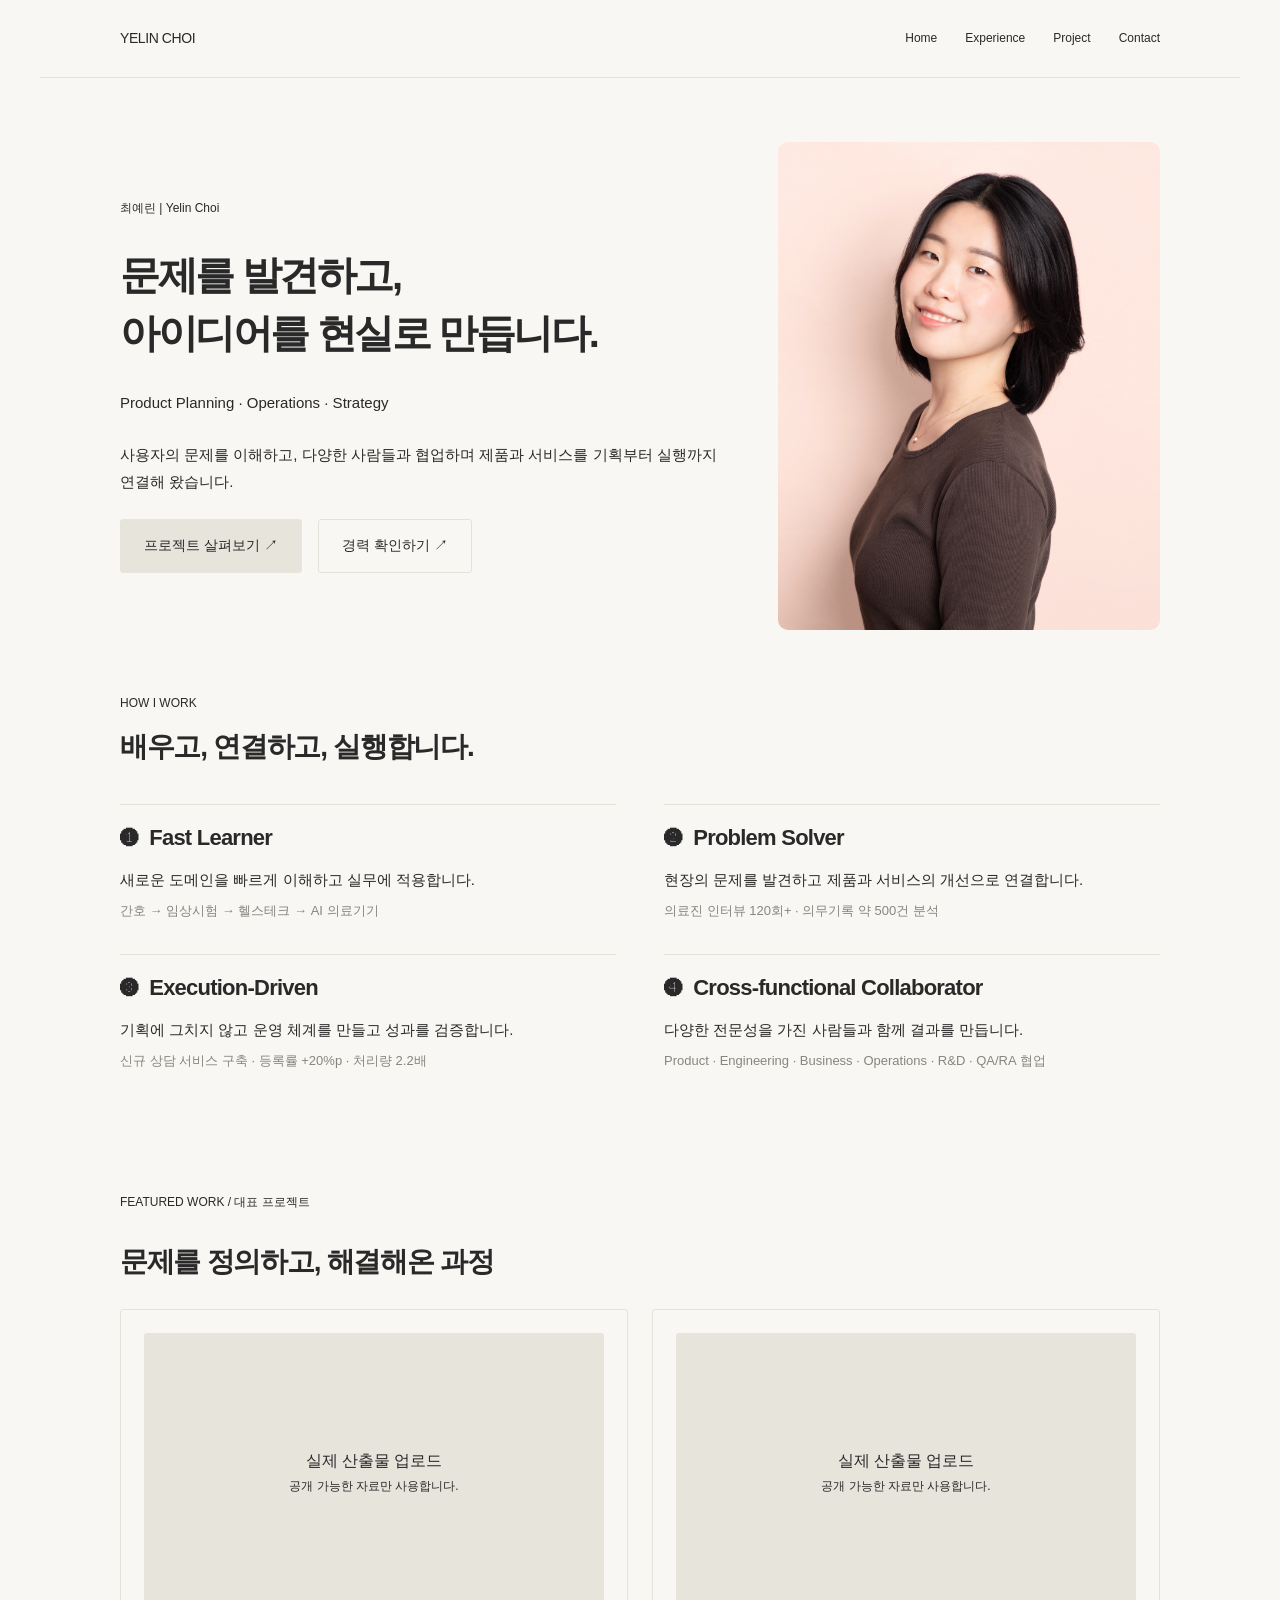
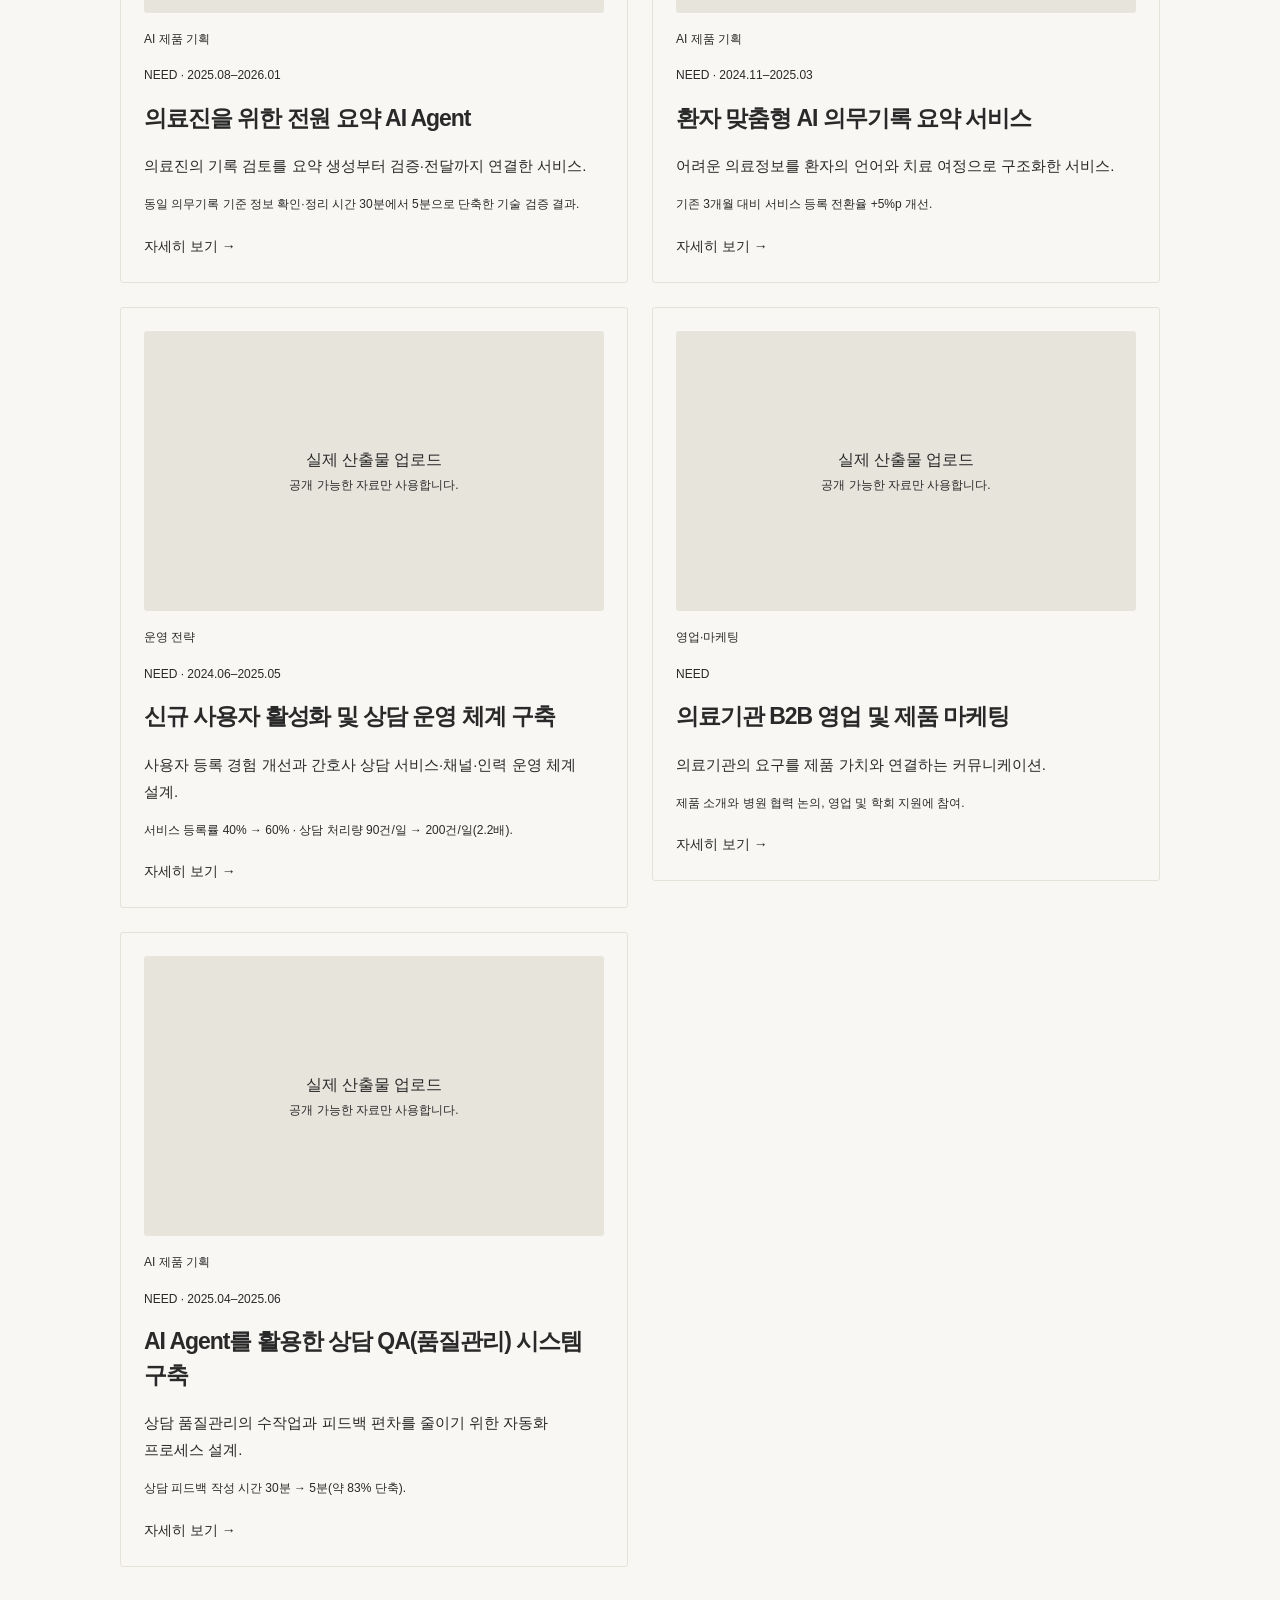
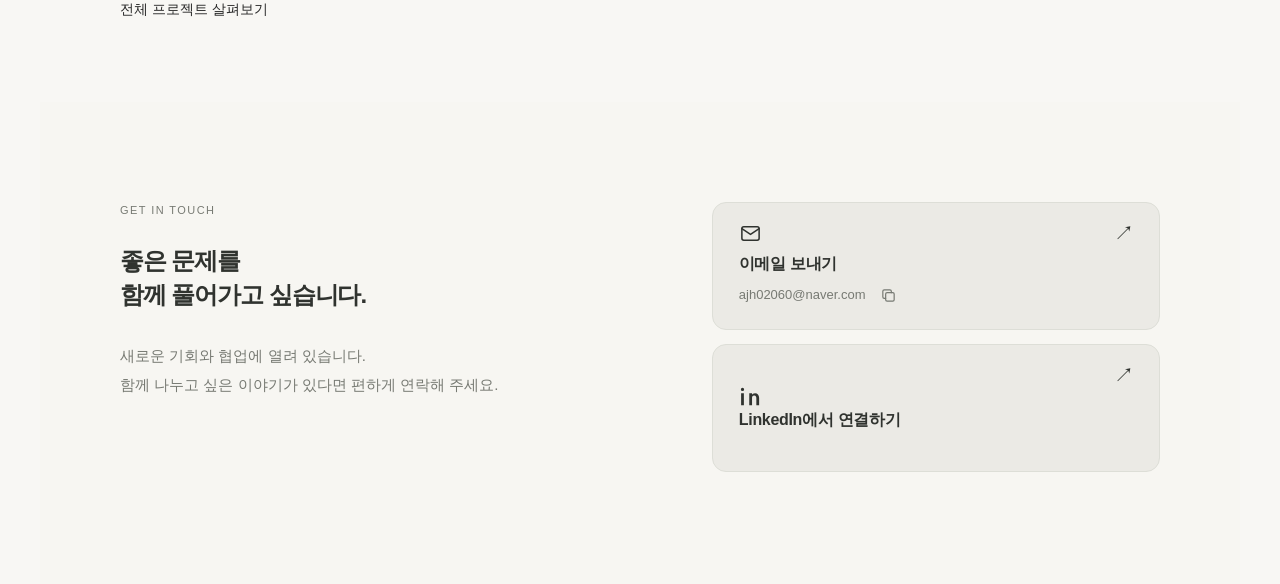
<file: index.html>
<!doctype html><html lang="ko"><head><meta charset="utf-8"><meta name="viewport" content="width=device-width, initial-scale=1"><title>Home | 최예린 · Yelin Choi</title><meta name="description" content="임상 현장에서 AI 제품 기획, 운영 전략, 비즈니스까지. 최예린의 프로젝트와 경력을 소개합니다."><meta name="theme-color" content="#f8f7f4"><link rel="icon" href="assets/favicon.svg" type="image/svg+xml"><link rel="stylesheet" href="style.css?v=how-i-work-heading-20261022b"><script defer src="projects.js"></script><script defer src="app.js"></script></head><body><header class="site-header"><a class="brand" href="index.html">YELIN CHOI</a><nav aria-label="주 메뉴"><a href="index.html">Home</a><a href="experience.html">Experience</a><a href="work.html">Project</a><a href="index.html#contact">Contact</a></nav></header><main><section class="hero"><div class="hero-copy"><p class="eyebrow">최예린 | Yelin Choi</p><h1>문제를 발견하고,<br>아이디어를 현실로 만듭니다.</h1><p class="intro">Product Planning · Operations · Strategy</p><p class="hero-description">사용자의 문제를 이해하고, 다양한 사람들과 협업하며 제품과 서비스를 기획부터 실행까지 연결해 왔습니다.</p><div class="actions"><a class="button primary" href="work.html">프로젝트 살펴보기 ↗</a><a class="button" href="experience.html">경력 확인하기 ↗</a></div></div><img class="portrait" src="assets/profile.png" alt="최예린 프로필 사진" width="1310" height="1652" fetchpriority="high"></section><section class="how-i-work" aria-labelledby="how-i-work-heading"><p class="eyebrow">HOW I WORK</p><h2 class="editorial-section-heading" id="how-i-work-heading">배우고, 연결하고, 실행합니다.</h2><div class="how-i-work-grid"><article class="how-i-work-item"><h3><span class="how-i-work-number" aria-hidden="true">❶</span> Fast Learner</h3><p>새로운 도메인을 빠르게 이해하고 실무에 적용합니다.</p><p class="how-i-work-evidence">간호 → 임상시험 → 헬스테크 → AI 의료기기</p></article><article class="how-i-work-item"><h3><span class="how-i-work-number" aria-hidden="true">❷</span> Problem Solver</h3><p>현장의 문제를 발견하고 제품과 서비스의 개선으로 연결합니다.</p><p class="how-i-work-evidence">의료진 인터뷰 120회+ · 의무기록 약 500건 분석</p></article><article class="how-i-work-item"><h3><span class="how-i-work-number" aria-hidden="true">❸</span> Execution-Driven</h3><p>기획에 그치지 않고 운영 체계를 만들고 성과를 검증합니다.</p><p class="how-i-work-evidence">신규 상담 서비스 구축 · 등록률 +20%p · 처리량 2.2배</p></article><article class="how-i-work-item"><h3><span class="how-i-work-number" aria-hidden="true">❹</span> Cross-functional Collaborator</h3><p>다양한 전문성을 가진 사람들과 함께 결과를 만듭니다.</p><p class="how-i-work-evidence">Product · Engineering · Business · Operations · R&amp;D · QA/RA 협업</p></article></div></section><section class="featured" id="work"><p class="eyebrow">FEATURED WORK / 대표 프로젝트</p><h2 class="editorial-section-heading">문제를 정의하고, 해결해온 과정</h2><div class="project-grid" id="project-grid"></div><a class="all-work" href="work.html">전체 프로젝트 살펴보기</a></section><section class="contact contact-redesign contact-cards" id="contact" aria-labelledby="contact-heading"><div class="contact-copy"><p class="contact-eyebrow">GET IN TOUCH</p><h2 id="contact-heading">좋은 문제를<br>함께 풀어가고 싶습니다.</h2><p class="contact-description">새로운 기회와 협업에 열려 있습니다.<br>함께 나누고 싶은 이야기가 있다면 편하게 연락해 주세요.</p></div><div class="contact-methods"><div class="contact-card contact-email-card"><button class="contact-card-link contact-card-copy-trigger" type="button" aria-label="이메일 주소 복사: ajh02060@naver.com"><span class="contact-card-icon" aria-hidden="true"><svg viewBox="0 0 24 24" fill="none" stroke="currentColor" stroke-width="1.6" stroke-linecap="round" stroke-linejoin="round"><rect x="3" y="5" width="18" height="14" rx="2"/><path d="m3 7 9 6 9-6"/></svg></span><span class="contact-card-title">이메일 보내기</span><span class="contact-card-arrow" aria-hidden="true">↗</span></button><div class="contact-email-detail"><span class="contact-email-text">ajh02060@naver.com</span><button id="copy-email" class="contact-copy-button" type="button" aria-label="이메일 주소 복사" title="이메일 주소 복사"><svg viewBox="0 0 24 24" fill="none" stroke="currentColor" stroke-width="1.7" stroke-linecap="round" stroke-linejoin="round" aria-hidden="true"><rect x="8" y="8" width="12" height="12" rx="2"/><path d="M16 8V6a2 2 0 0 0-2-2H6a2 2 0 0 0-2 2v8a2 2 0 0 0 2 2h2"/></svg></button></div></div><a class="contact-card contact-linkedin-card" href="https://www.linkedin.com/in/yelinchoi1/" target="_blank" rel="noopener noreferrer"><span class="contact-card-icon" aria-hidden="true"><svg viewBox="0 0 24 24" fill="currentColor"><path d="M5.1 8.6H2.2V21h2.9V8.6ZM3.65 2.9a1.7 1.7 0 1 0 0 3.4 1.7 1.7 0 0 0 0-3.4ZM21 13.4c0-3.3-1.8-4.9-4.2-4.9-1.9 0-2.7 1-3.2 1.7V8.6h-2.9V21h2.9v-6.9c0-1.8.4-3.1 2.3-3.1 1.8 0 2.2 1.4 2.2 3.2V21H21v-7.6Z"/></svg></span><span class="contact-card-title">LinkedIn에서 연결하기</span><span class="contact-card-arrow" aria-hidden="true">↗</span></a></div><div class="contact-toast" id="copy-status" role="status" aria-live="polite" aria-atomic="true"></div></section></main></body></html>
</file>
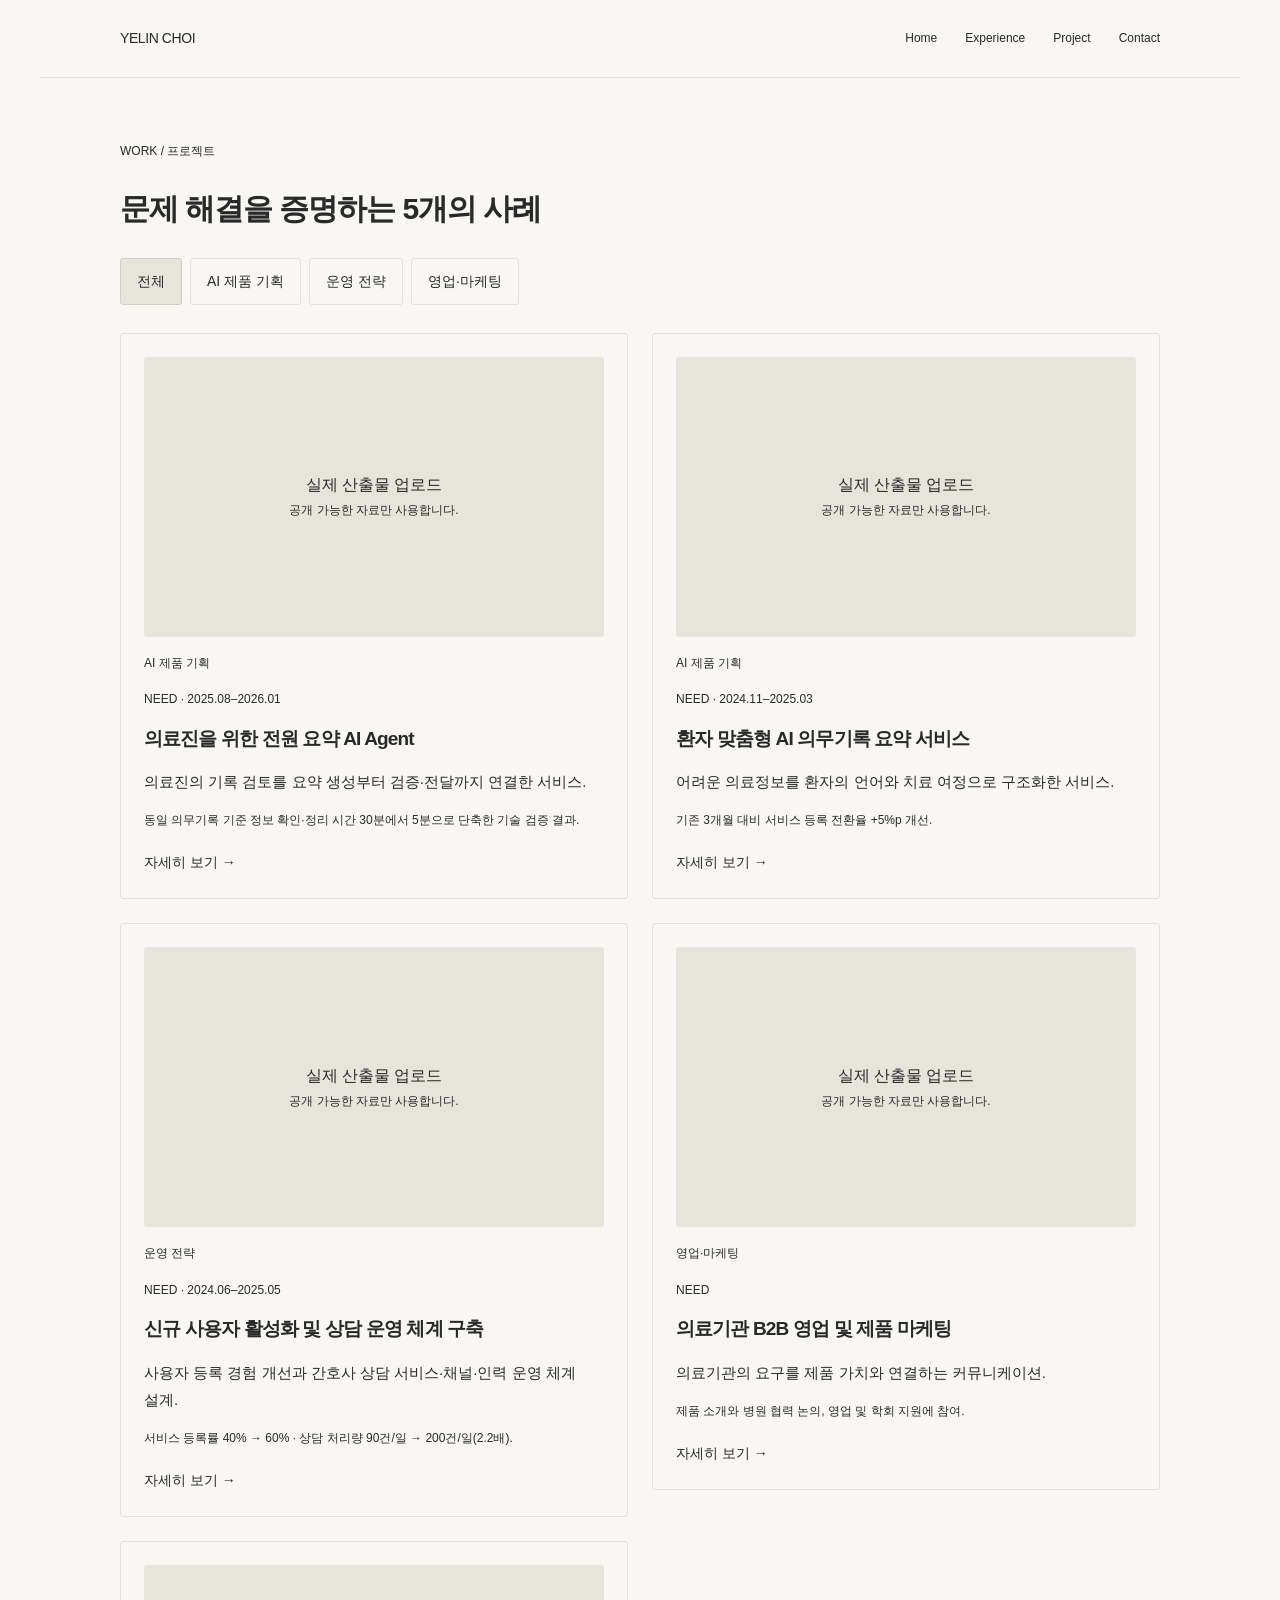
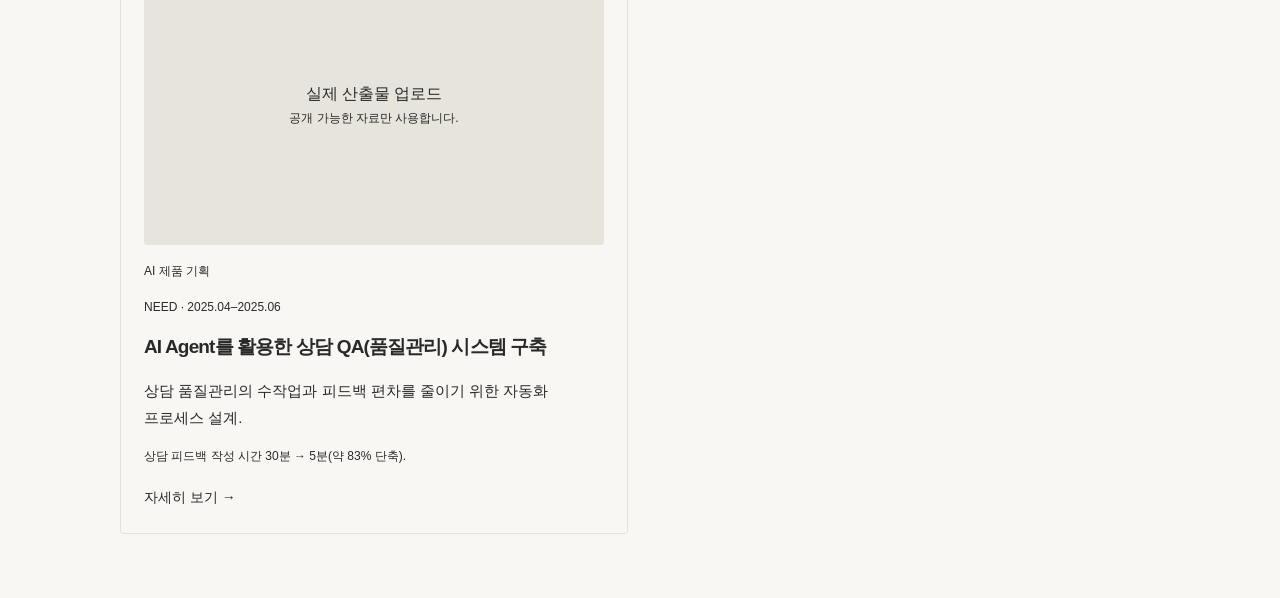
<file: work.html>
<!doctype html><html lang="ko"><head><meta charset="utf-8"><meta name="viewport" content="width=device-width, initial-scale=1"><title>Work | 최예린 · Yelin Choi</title><meta name="description" content="임상 현장에서 AI 제품 기획, 운영 전략, 비즈니스까지. 최예린의 프로젝트와 경력을 소개합니다."><meta name="theme-color" content="#f8f7f4"><link rel="icon" href="assets/favicon.svg" type="image/svg+xml"><link rel="stylesheet" href="style.css"><script defer src="projects.js"></script><script defer src="app.js"></script></head><body><header class="site-header"><a class="brand" href="index.html">YELIN CHOI</a><nav aria-label="주 메뉴"><a href="index.html">Home</a><a href="experience.html">Experience</a><a href="work.html">Project</a><a href="index.html#contact">Contact</a></nav></header><main><section class="work-page"><p class="eyebrow">WORK / 프로젝트</p><h1 class="page-title">문제 해결을 증명하는 5개의 사례</h1><div class="filters" role="group" aria-label="프로젝트 분야"></div><p class="sr-only" role="status" id="filter-status"></p><div class="project-grid" id="project-grid"></div></section></main></body></html>
</file>
<file: style.css>
:root{--paper:#f8f7f4;--ink:#292929;--line:#e6e2da;--muted:#e7e4dc}*{box-sizing:border-box}html{scroll-behavior:smooth;scroll-padding-top:32px}body{margin:0;background:var(--paper);color:var(--ink);font-family:'Apple SD Gothic Neo',Arial,'Malgun Gothic',sans-serif;font-size:15px;line-height:1.8;word-break:keep-all;overflow-wrap:break-word}a{color:inherit;text-decoration:none}button{font:inherit;color:inherit}a,button{-webkit-tap-highlight-color:transparent}a:focus-visible,button:focus-visible{outline:2px solid #777e6d;outline-offset:5px}h1,h2,h3,h4,p{margin:0}h1,h2,h3,h4{line-height:1.45;letter-spacing:-.045em}h1{font-size:40px;font-weight:700}h2{font-size:28px}h3{font-size:21px}.site-header{max-width:1200px;margin:auto;min-height:78px;padding:24px 40px;display:flex;align-items:center;justify-content:space-between;border-bottom:1px solid var(--line)}.brand{font-size:14px;letter-spacing:-.03em}.site-header nav{display:flex;gap:28px;font-size:12px}.site-header nav a:hover,.text-link:hover,.all-work:hover{text-decoration:underline;text-underline-offset:5px}main{max-width:1200px;margin:auto;padding:64px 80px 0}.hero{display:grid;grid-template-columns:minmax(0,1fr) 382px;gap:48px;align-items:center}.hero-copy .eyebrow{margin-bottom:27px}.eyebrow{font-size:12px;line-height:1.6}.hero-copy .intro{margin-top:27px;margin-bottom:25px}.hero-copy>p:not(.eyebrow){font-size:15px}.actions{display:flex;gap:16px;align-items:center;flex-wrap:wrap;margin-top:24px}.button{display:inline-flex;justify-content:center;align-items:center;min-height:54px;padding:13px 23px;border:1px solid var(--line);border-radius:3px;background:transparent;font-size:14px;cursor:pointer;line-height:1.6;transition:background .18s,border-color .18s}.button.primary{background:var(--muted);border-color:var(--muted)}.button:hover{background:#dedbd3;border-color:#d5d0c5}.portrait{width:100%;height:auto;aspect-ratio:382/488;object-fit:cover;border-radius:10px;display:block}.metrics{display:grid;grid-template-columns:repeat(4,minmax(0,1fr));gap:54px 24px;margin-top:40px}.metric{border-top:1px solid var(--line);padding-top:17px;min-height:100px}.metric strong{font-size:32px;letter-spacing:-.04em;line-height:1.4;display:block}.metric p{font-size:12px;margin-top:7px}.metric.secondary{min-height:80px;padding-top:20px}.metric.secondary strong{font-size:16px;font-weight:400;letter-spacing:0}.disclaimer{font-size:12px;margin-top:54px}.featured{margin-top:64px}.featured h2{margin:30px 0 26px}.project-grid{display:grid;grid-template-columns:repeat(2,minmax(0,1fr));gap:24px;align-items:start}.project-card{border:1px solid var(--line);border-radius:3px;padding:23px;transition:border-color .18s}.project-card:hover{border-color:#b8b4ab}.project-visual{background:var(--muted);border-radius:3px;aspect-ratio:460/280;display:flex;flex-direction:column;align-items:center;justify-content:center;text-align:center;margin-bottom:16px;font-size:16px}.project-visual small{font-size:12px;line-height:1.8}.project-card .category,.project-card .period{font-size:12px;margin-bottom:15px}.project-card h3{font-size:23px;margin-bottom:17px}.project-card .description{font-size:15px;margin-bottom:15px}.project-card .result{font-size:12px;margin-bottom:16px}.detail-link{font-size:14px;display:inline-flex;gap:10px;align-items:center}.detail-link:hover{text-decoration:underline;text-underline-offset:4px}.all-work{display:inline-block;margin-top:30px;font-size:14px}.contact{margin:64px -40px 0;padding:60px 0}.contact h2{margin-bottom:25px}.contact>p{font-size:15px}.contact .actions{margin-top:25px}.email{display:block;font-size:14px;margin:24px 0}.contact #copy-status{font-size:13px;margin-left:15px}.work-page>.eyebrow{margin-bottom:28px}.page-title{font-size:30px}.filters{display:flex;flex-wrap:wrap;gap:8px;margin:30px 0 28px}.filters .button{padding:11px 16px;min-height:46px}.filters .button[aria-pressed=true]{background:var(--muted);border-color:#d4cfc5}.work-page{padding-bottom:64px}.journey .page-title{margin-bottom:12px}.journey ol{list-style:none;counter-reset:career;border-left:2px solid #8d9989;margin:0 0 16px;padding:0 0 0 20px}.journey li{counter-increment:career;font-size:15px;padding:8px 0}.journey li:before{content:'0' counter(career) ' ';color:#73776c;margin-right:4px}.journey>p{font-size:14px}.experience-heading{margin:60px 0 24px}.job{border-top:1px solid var(--line);padding:30px 14px 55px}.job h2{margin-bottom:16px}.job h3{margin:18px 0 16px}.job p{font-size:14px;margin:15px 0}.job .job-date{font-size:12px}.job .text-link{font-size:14px;display:inline-block;margin-top:4px}.duties{display:grid;grid-template-columns:1fr 1fr;gap:24px 36px}.duties h4{font-size:14px;letter-spacing:-.025em}.duties p{margin:8px 0 0}.education{border-top:1px solid var(--line);padding:30px 14px}.education p{font-size:14px;margin-top:18px}.detail-page{max-width:850px;margin:0 auto;padding-bottom:80px}.back-link{font-size:14px;display:inline-block;margin-bottom:44px}.detail-page h1{margin:14px 0 22px}.detail-page .period{font-size:13px;margin-bottom:32px}.detail-lead{font-size:21px;margin-bottom:42px}.detail-section{padding:30px 0;border-top:1px solid var(--line)}.detail-section h2{font-size:23px;margin-bottom:20px}.detail-section p{font-size:16px}.detail-note{font-size:12px;margin-top:30px}.detail-page .actions{margin-top:30px}.sr-only{position:absolute;width:1px;height:1px;padding:0;margin:-1px;overflow:hidden;clip:rect(0,0,0,0);white-space:nowrap;border:0}[hidden]{display:none!important}@media(min-width:1200px){.hero-copy h1{font-size:40px;letter-spacing:-.06em}.hero-copy{margin-right:-16px}}@media(max-width:1199px){.site-header{padding:24px 40px}main{padding:64px 40px 0}.hero{grid-template-columns:minmax(0,1fr) 38.3%;gap:32px}h1{font-size:38px}.portrait{aspect-ratio:280/360}.metrics{grid-template-columns:repeat(2,minmax(0,1fr));gap:32px 24px}.metric{min-height:100px}.metric.secondary{min-height:95px}.disclaimer{margin-top:44px}.project-card{padding:23px}.project-visual{aspect-ratio:1.08}.project-card h3{font-size:22px}.contact{margin-left:0;margin-right:0}.duties{gap:25px}.featured{margin-top:64px}}@media(max-width:809px){body{font-size:14px}.site-header{padding:20px 24px 16px;flex-direction:column;align-items:flex-start;gap:14px;min-height:100px}.site-header nav{gap:20px;font-size:12px}.brand{font-size:14px}main{padding:56px 24px 0}.hero{display:flex;flex-direction:column;gap:40px;align-items:stretch}.hero-copy .eyebrow{margin-bottom:26px}h1{font-size:30px;line-height:1.45;letter-spacing:-.055em}.hero-copy .intro{margin:26px 0}.hero-copy>p:not(.eyebrow){font-size:15px}.actions{gap:16px;margin-top:25px}.button{padding:14px 21px;min-height:54px}.portrait{aspect-ratio:340/438;width:100%;border-radius:9px}.metrics{margin-top:40px;gap:34px 24px}.metric{padding-top:18px;min-height:112px}.metric strong{font-size:25px}.metric p{font-size:12px;line-height:1.8}.metric.secondary{padding-top:22px;min-height:90px}.metric.secondary strong{font-size:15px}.disclaimer{margin-top:44px;line-height:1.8}.featured{margin-top:52px}.featured h2{font-size:23px;margin:30px 0 26px}.project-grid{grid-template-columns:1fr;gap:24px}.project-card{padding:22px}.project-visual{aspect-ratio:1.06;margin-bottom:18px}.project-card h3{font-size:21px;line-height:1.55;margin-bottom:16px}.project-card .description{font-size:15px}.project-card .period{margin-bottom:16px}.project-card .result{font-size:12px}.contact{padding:54px 0;margin-top:44px}.contact h2{font-size:25px}.page-title{font-size:25px}.work-page>.eyebrow{margin-bottom:30px}.filters{gap:8px;margin:28px 0}.filters .button{padding:10px 14px;font-size:14px;min-height:44px}.journey .page-title{font-size:25px}.journey ol{padding-left:18px}.journey li{font-size:14px;padding:10px 0}.journey>p{font-size:13px}.experience-heading{font-size:24px;margin:46px 0 26px}.job{padding:30px 14px 45px}.job h2{font-size:24px}.job h3{font-size:19px}.job p{font-size:14px}.duties{grid-template-columns:1fr;gap:28px}.education{padding-left:14px;padding-right:14px}.education h2{font-size:24px}.detail-page h1{font-size:30px}.detail-lead{font-size:18px}}@media(prefers-reduced-motion:reduce){html{scroll-behavior:auto}*{transition:none!important}}

/* Visual case studies */
.case-metrics{display:grid;grid-template-columns:repeat(3,minmax(0,1fr));gap:12px;margin:8px 0 32px}
.case-metric{background:#eeece6;border:1px solid var(--line);border-radius:5px;padding:22px 17px;display:flex;flex-direction:column;gap:8px}
.case-metric strong{font-size:clamp(20px,2.5vw,28px);letter-spacing:-.05em;line-height:1.35}
.case-metric span{font-size:12px;line-height:1.6}
.detail-section p+p{margin-top:15px}
.decision-panel,.flow-panel{border:1px solid var(--line);border-radius:5px;margin:0 0 32px;overflow:hidden}
.decision-panel h3,.flow-panel h3{font-size:16px;padding:18px 20px;border-bottom:1px solid var(--line)}
.decision-row{display:grid;grid-template-columns:1fr 1fr;gap:22px;padding:14px 20px;font-size:14px;line-height:1.7}
.decision-row+.decision-row{border-top:1px solid var(--line)}
.decision-row span:last-child{font-weight:600}
.case-flow{display:flex;list-style:none;counter-reset:steps;gap:8px;margin:0;padding:20px;flex-wrap:wrap}
.case-flow li{counter-increment:steps;flex:1 1 115px;background:#eeece6;border-radius:4px;padding:14px 10px;font-size:12px;text-align:center;line-height:1.5}
.case-flow li:before{content:counter(steps,decimal-leading-zero);display:block;color:#777e6d;font-size:11px;margin-bottom:6px}
@media(max-width:809px){.case-metrics{grid-template-columns:1fr;gap:8px}.case-metric{padding:15px}.case-metric strong{font-size:23px}.decision-row{gap:12px;padding:12px;font-size:12px}.case-flow{padding:12px}.case-flow li{flex-basis:40%}}

/* Real project artifact galleries */
.artifact-gallery{display:grid;grid-template-columns:repeat(2,minmax(0,1fr));gap:22px;margin-top:18px}
.artifact-item{margin:0;min-width:0}
.artifact-item img{display:block;width:100%;height:auto;border:1px solid var(--line);border-radius:4px;object-fit:contain;background:#f7f6f2}
.artifact-item figcaption{font-size:12px;line-height:1.7;color:#65655e;margin-top:10px}
.artifact-missing{display:none}
@media(max-width:809px){.artifact-gallery{grid-template-columns:1fr;gap:20px}}

/* Artifact gallery refinement: clean screenshots, no clipped source headings */
.project-artifacts .artifact-gallery{align-items:start;gap:28px}
.project-artifacts .artifact-item{min-width:0;text-align:center}
.project-artifacts .artifact-media{overflow:hidden;border:1px solid var(--line);border-radius:5px;background:#fff;padding:12px}
.project-artifacts .artifact-media img{display:block;width:100%;height:auto;max-height:620px;object-fit:contain;border:0;border-radius:0;background:#fff}
.project-artifacts .artifact-media--trim-top img{margin-top:-4%;max-height:none}
.project-artifacts .artifact-item figcaption{margin:14px auto 0;max-width:95%;text-align:center;font-size:13px;line-height:1.7;color:#65655e;overflow-wrap:anywhere}
@media(max-width:809px){.project-artifacts .artifact-gallery{gap:32px}.project-artifacts .artifact-media{padding:8px}.project-artifacts .artifact-media img{max-height:none}}

/* Experience: chronological career timeline */
.experience-page .journey{margin-bottom:46px}
.experience-page .journey .eyebrow{margin-bottom:12px;color:#667b73}
.experience-page .career-intro{font-size:16px;line-height:1.9;max-width:700px;margin-top:18px;color:#66645f}
.career-timeline{position:relative;margin-left:18px;padding-left:58px;border-left:2px solid #d2dedb}
.career-timeline .timeline-entry{position:relative;padding:4px 0 52px 0;border-top:0}
.career-timeline .timeline-entry:last-child{padding-bottom:20px}
.career-timeline .timeline-marker{position:absolute;left:-76px;top:4px;width:34px;height:34px;border:2px solid #cbd9d4;border-radius:50%;background:#f8f7f4;box-shadow:inset 0 0 0 10px #f8f7f4}
.career-timeline .timeline-marker::after{content:'';position:absolute;width:10px;height:10px;left:10px;top:10px;border-radius:50%;background:#88a49a}
.career-timeline .timeline-entry:first-child .timeline-marker{background:#547d71;border-color:#547d71;box-shadow:0 0 0 5px #e2eae6}
.career-timeline .timeline-entry:first-child .timeline-marker::after{background:white}
.career-timeline .timeline-date{font-size:12px;letter-spacing:.02em;color:#718079;margin:0 0 12px}
.career-timeline .timeline-entry h2{font-size:26px;margin:0 0 6px}
.career-timeline .timeline-role{font-size:16px;font-weight:600;margin:0 0 12px}
.career-timeline .timeline-summary{font-size:14px;color:#66645f;margin:0 0 24px}
.career-timeline .timeline-entry h3{font-size:15px;margin:22px 0 10px}
.career-timeline .timeline-entry ul{margin:8px 0 0;padding-left:19px}
.career-timeline .timeline-entry li{font-size:14px;line-height:1.9;margin:5px 0}
.career-timeline .timeline-entry p{line-height:1.85}
.career-timeline .timeline-highlights{display:flex;flex-wrap:wrap;gap:8px;margin:18px 0 24px}
.career-timeline .timeline-highlights span{border:1px solid #d8dfda;background:#f0f2ed;padding:8px 12px;border-radius:3px;font-size:12px}
.career-timeline .text-link{margin-top:22px}
@media(max-width:809px){.experience-page .journey{margin-bottom:36px}.career-timeline{margin-left:13px;padding-left:30px}.career-timeline .timeline-marker{left:-47px;width:30px;height:30px}.career-timeline .timeline-marker::after{left:8px;top:8px}.career-timeline .timeline-entry{padding-bottom:40px}.career-timeline .timeline-entry h2{font-size:23px}.career-timeline .timeline-role{font-size:15px}.career-timeline .timeline-entry li{font-size:13px}}

/* Experience page: exact editorial layout adapted from the supplied PDF */
.experience-reference-body{background:#fff;color:#161616}
.experience-reference-main{max-width:1100px;padding:78px 80px 0}
.experience-reference{max-width:980px;font-size:14px;line-height:1.65;letter-spacing:-.018em}
.experience-reference .reference-eyebrow{font-size:12px;letter-spacing:0;margin:0 0 17px}
.experience-reference h1{font-size:31px;line-height:1.3;letter-spacing:-.035em;margin:0 0 12px}
.experience-reference .reference-job{margin:0 0 44px}
.experience-reference .reference-job h2{font-size:18px;letter-spacing:-.025em;line-height:1.45;margin:0 0 4px;font-weight:700}
.experience-reference .reference-date{font-size:12px;margin:0 0 7px}
.experience-reference .reference-job>p:not(.reference-date){font-size:13px;line-height:1.6;margin:0}
.experience-reference .reference-job>p a{color:#2477b6;text-decoration:underline;text-underline-offset:2px}
.experience-reference .reference-job h3{font-size:13px;letter-spacing:0;margin:22px 0 12px;font-weight:700}
.experience-reference ul{margin:0;padding-left:22px}
.experience-reference li{font-size:13px;line-height:1.7;padding-left:2px;margin:0 0 9px}
.experience-reference .reference-project-link{display:inline-block;font-size:13px;text-decoration:underline;text-underline-offset:3px;margin-top:20px}
.experience-reference .reference-extra{margin:52px 0 0}
.experience-reference .reference-extra h2{font-size:24px;line-height:1.4;margin-bottom:12px;letter-spacing:-.035em}
.experience-reference .reference-extra li{margin-bottom:6px}
.experience-reference-main .contact{border-top:1px solid var(--line);margin-top:80px}
@media(max-width:809px){.experience-reference-main{padding:48px 24px 0}.experience-reference h1{font-size:28px}.experience-reference .reference-job h2{font-size:17px}.experience-reference .reference-job{margin-bottom:38px}.experience-reference .reference-extra h2{font-size:22px}.experience-reference .reference-job>p:not(.reference-date),.experience-reference li{font-size:13px}}

/* Experience PDF fidelity pass — isolated to Experience */
.experience-reference-body{background:#fff;color:#191919;font-family:Arial,'Apple SD Gothic Neo','Malgun Gothic',sans-serif;font-size:13px;line-height:1.48}
.experience-reference-body .site-header{background:#fff}
.experience-reference-main{width:100%;max-width:1000px;margin:0 auto;padding:74px 72px 125px}
.experience-reference{width:100%;max-width:856px;margin:0;font-size:13px;line-height:1.48;letter-spacing:0;word-break:keep-all;overflow-wrap:break-word}
.experience-reference .reference-eyebrow{font-size:12px;font-weight:400;letter-spacing:0;margin:0 0 24px;line-height:1.4}
.experience-reference h1{font-size:24px;line-height:1.2;letter-spacing:-.02em;font-weight:700;margin:0 0 18px}
.experience-reference .reference-job{margin:0 0 46px;padding:0;border:0}
.experience-reference .reference-job h2{font-size:19px;line-height:1.35;font-weight:700;letter-spacing:-.025em;margin:0 0 5px}
.experience-reference .reference-date{font-size:12px;line-height:1.4;margin:0 0 7px}
.experience-reference .reference-job>p:not(.reference-date){font-size:12.5px;line-height:1.5;margin:0}
.experience-reference .reference-job>p a{color:#0969da;text-decoration:underline;text-underline-offset:2px}
.experience-reference .reference-job h3{font-size:12.5px;line-height:1.45;font-weight:700;letter-spacing:0;margin:21px 0 15px}
.experience-reference ul{list-style:disc;margin:0;padding-left:22px}
.experience-reference li{font-size:12.5px;line-height:1.5;margin:0 0 13px;padding-left:0}
.experience-reference li::marker{font-size:10px}
.experience-reference li strong{font-weight:700}
.experience-reference .reference-project-link{display:inline-block;margin:22px 0 0;font-size:12.5px;text-decoration:underline;text-underline-offset:3px}
.experience-reference .reference-extra{margin:0 0 49px;padding:0;border:0}
.experience-reference .reference-extra h2{font-size:23px;line-height:1.3;font-weight:700;letter-spacing:-.025em;margin:0 0 12px}
.experience-reference .reference-extra ul{padding-left:22px}
.experience-reference .reference-extra li{margin:0 0 7px}
@media(max-width:809px){.experience-reference-main{padding:52px 24px 88px}.experience-reference{max-width:100%}.experience-reference .reference-eyebrow{margin-bottom:22px}.experience-reference h1{font-size:24px;margin-bottom:20px}.experience-reference .reference-job h2{font-size:18px}.experience-reference .reference-job{margin-bottom:42px}.experience-reference .reference-extra h2{font-size:22px}.experience-reference .reference-job>p:not(.reference-date),.experience-reference li{font-size:13px;line-height:1.65}.experience-reference .reference-job h3{font-size:13px}}

/* Experience: company descriptions and duty lists +1pt */
.experience-reference .reference-job>p:not(.reference-date){font-size:13.5px}
.experience-reference .reference-job h3{font-size:13.5px}
.experience-reference .reference-job li{font-size:13.5px}
@media(max-width:809px){
  .experience-reference .reference-job>p:not(.reference-date){font-size:14px}
  .experience-reference .reference-job h3{font-size:14px}
  .experience-reference .reference-job li{font-size:14px}
}

/* Keep breathing room below the final Skills & Languages item. */
.experience-reference-main{padding-bottom:max(76px, 2cm)}
@media(max-width:809px){.experience-reference-main{padding-bottom:max(76px, 2cm)}}

/* Language & Tools — plain branded icons, no cards or colored backgrounds */
.experience-reference .language-tools{margin-bottom:0}
.experience-reference .language-tools-group{margin-top:20px}
.experience-reference .language-tools-group h3{font-size:14px;font-weight:700;line-height:1.5;letter-spacing:0;margin:0 0 10px}
.experience-reference .language-tools-group p{font-size:13.5px;margin:0}
.experience-reference .brand-tools{display:flex;flex-wrap:wrap;align-items:flex-start;gap:22px 18px;padding:0;margin:8px 0 0;list-style:none}
.experience-reference .brand-tools .brand-tool{display:flex;flex-direction:column;align-items:center;justify-content:flex-start;gap:7px;width:62px;margin:0;padding:0;list-style:none;text-align:center}
.experience-reference .brand-tool img{display:block;width:32px;height:32px;object-fit:contain}
.experience-reference .brand-tool span{font-size:11px;line-height:1.4;font-weight:400;white-space:nowrap}
@media(max-width:809px){.experience-reference .brand-tools{gap:20px 14px}.experience-reference .brand-tools .brand-tool{width:58px}.experience-reference .brand-tool span{font-size:11px}}

/* Compact Tools: heading at left, small logos in one horizontal row to the right */
@media(min-width:810px){
  .experience-reference .language-tools-group:last-child{display:grid;grid-template-columns:74px minmax(0,1fr);align-items:start;column-gap:14px}
  .experience-reference .language-tools-group:last-child h3{margin:3px 0 0}
  .experience-reference .brand-tools{flex-wrap:nowrap;gap:10px;margin:0}
}
.experience-reference .brand-tools .brand-tool{width:44px;gap:5px}
.experience-reference .brand-tool img{width:24px;height:24px}
.experience-reference .brand-tool span{font-size:10px}
@media(max-width:809px){
  .experience-reference .language-tools-group:last-child{display:flex;flex-wrap:wrap;align-items:flex-start;gap:10px}
  .experience-reference .language-tools-group:last-child h3{width:62px;flex:none;margin:3px 0 0}
  .experience-reference .brand-tools{flex:1;min-width:0;gap:14px 9px;margin:0}
  .experience-reference .brand-tools .brand-tool{width:44px}
}

/* Slightly smaller tool logos and captions */
.experience-reference .brand-tools .brand-tool{width:38px;gap:4px}
.experience-reference .brand-tool img{width:20px;height:20px}
.experience-reference .brand-tool span{font-size:9px}
@media(min-width:810px){.experience-reference .brand-tools{gap:9px}}
@media(max-width:809px){.experience-reference .brand-tools .brand-tool{width:38px}}

/* Tighter, smaller tool-logo row */
.experience-reference .brand-tools{justify-content:flex-start;gap:10px 6px}
.experience-reference .brand-tools .brand-tool{width:34px;gap:3px}
.experience-reference .brand-tool img{width:16px;height:16px}
.experience-reference .brand-tool span{font-size:9px}
@media(min-width:810px){.experience-reference .brand-tools{gap:6px;flex-wrap:nowrap}}
@media(max-width:809px){.experience-reference .brand-tools{gap:10px 6px}.experience-reference .brand-tools .brand-tool{width:34px}}

/* Match Experience page background and typography to the rest of the portfolio */
.experience-reference-body{background:var(--paper);color:var(--ink);font-family:'Apple SD Gothic Neo',Arial,'Malgun Gothic',sans-serif}
.experience-reference-body .site-header{background:transparent}
.experience-reference .reference-job>p a{color:inherit}

/* Home Contact: charcoal two-column layout with native email and LinkedIn actions */
.contact.contact-redesign{background:#353632;color:#F7F6F2;display:grid;grid-template-columns:minmax(0,1.45fr) minmax(240px,.8fr);align-items:center;gap:64px;margin:80px -80px 0;padding:76px 80px 88px;border-radius:0}
.contact-redesign .contact-eyebrow{color:#B7BDB2;font-size:11px;letter-spacing:.13em;line-height:1.5;margin:0 0 20px}
.contact-redesign h2{color:#F7F6F2;font-size:clamp(25px,3vw,34px);line-height:1.4;margin:0 0 23px}
.contact-redesign .contact-description{color:#D0D1CA;font-size:15px;line-height:1.9}
.contact-redesign .contact-methods{display:flex;flex-direction:column;align-items:stretch;gap:23px}
.contact-redesign .contact-email{display:flex;flex-direction:column;align-items:flex-start;gap:10px}
.contact-redesign .contact-action{display:inline-flex;align-items:center;justify-content:space-between;gap:24px;width:100%;min-height:52px;padding:12px 21px;border-radius:999px;font-size:14px;font-weight:600;line-height:1.5;text-decoration:none;transition:background .2s ease,color .2s ease,border-color .2s ease}
.contact-redesign .contact-action-primary{background:#F7F6F2;color:#353632;border:1px solid #F7F6F2}
.contact-redesign .contact-action-primary:hover{background:#E5E5DF;border-color:#E5E5DF}
.contact-redesign .contact-action-outline{background:transparent;color:#F7F6F2;border:1px solid #92968D}
.contact-redesign .contact-action-outline:hover{background:#494B45;border-color:#D0D1CA}
.contact-redesign .contact-arrow{display:inline-block;transition:transform .2s ease}
.contact-redesign .contact-action:hover .contact-arrow{transform:translate(3px,-3px)}
.contact-redesign .contact-email-address{background:none;border:0;padding:0;color:#B7BDB2;font:inherit;font-size:12px;line-height:1.6;text-align:left;cursor:copy;text-decoration:underline;text-underline-offset:3px}
.contact-redesign .contact-email-address:hover{color:#F7F6F2}
.contact-redesign .contact-copy-status{color:#B7BDB2;font-size:11px;line-height:1.5;min-height:0}
@media(max-width:1199px){.contact.contact-redesign{margin-left:-40px;margin-right:-40px;padding:65px 40px;gap:40px}}
@media(max-width:809px){.contact.contact-redesign{grid-template-columns:1fr;gap:34px;margin:64px -24px 0;padding:56px 24px 70px}.contact-redesign h2{font-size:26px}.contact-redesign .contact-description{font-size:14px}.contact-redesign .contact-methods{max-width:420px;gap:20px}}

/* Minimal editorial project link, with restrained hover movement */
.experience-reference .reference-project-link{display:inline-flex;align-items:center;gap:10px;text-decoration:none}
.experience-reference .reference-project-link span:first-child{text-decoration:underline;text-underline-offset:4px;text-decoration-thickness:1px}
.experience-reference .reference-project-arrow{display:inline-block;transition:transform .2s ease}
.experience-reference .reference-project-link:hover .reference-project-arrow{transform:translate(3px,-3px)}
@media(prefers-reduced-motion:reduce){.experience-reference .reference-project-arrow,.contact-redesign .contact-arrow{transition:none}}

/* Contact card redesign: override previous charcoal treatment, scoped to home contact only */
.contact.contact-redesign.contact-cards{position:relative;isolation:isolate;background:#F7F6F2;color:#30332F;grid-template-columns:minmax(0,55fr) minmax(0,45fr);gap:44px;align-items:center;margin:80px -80px 0;padding:100px 80px 112px;border:0}
.contact-cards .contact-eyebrow{color:#777A73;letter-spacing:.13em;margin:0 0 25px}
.contact-cards h2{color:#30332F;font-size:clamp(26px,2.8vw,36px);line-height:1.45;letter-spacing:-.045em;margin:0 0 28px}
.contact-cards .contact-description{color:#777A73;font-size:15px;line-height:1.95}
.contact-cards .contact-methods{display:grid;grid-template-columns:minmax(0,1fr);gap:16px;max-width:none}
.contact-cards .contact-card{position:relative;display:flex;flex-direction:column;justify-content:center;min-width:0;min-height:156px;padding:26px 28px;border:1px solid #DDDED7;border-radius:14px;background:#EBEAE5;color:#30332F;text-decoration:none;transition:background .2s ease,transform .2s ease,border-color .2s ease}
.contact-cards .contact-card:hover,.contact-cards .contact-card:focus-within{background:#E2E3DC;border-color:#C9CCC3;transform:translateY(-2px)}
.contact-cards .contact-card-link{display:flex;flex-direction:column;align-items:flex-start;gap:11px;min-width:0;text-decoration:none}
.contact-cards .contact-card-icon{display:inline-flex;width:23px;height:23px;align-items:center;justify-content:center;color:#30332F}
.contact-cards .contact-card-icon svg{width:23px;height:23px}
.contact-cards .contact-card-title{font-size:16px;font-weight:600;line-height:1.5;letter-spacing:-.02em}
.contact-cards .contact-card-arrow{position:absolute;right:27px;top:25px;font-size:20px;line-height:1;transition:transform .2s ease}
.contact-cards .contact-card:hover .contact-card-arrow,.contact-cards .contact-card:focus-within .contact-card-arrow{transform:translate(2px,-2px)}
.contact-cards .contact-email-detail{display:flex;align-items:center;gap:8px;flex-wrap:wrap;margin-top:7px;min-width:0}
.contact-cards .contact-email-text{font-size:13px;line-height:1.6;color:#777A73;overflow-wrap:anywhere}
.contact-cards .contact-copy-button{display:inline-flex;align-items:center;justify-content:center;flex:none;width:30px;height:30px;padding:5px;border:1px solid transparent;border-radius:7px;background:transparent;color:#777A73;cursor:pointer}
.contact-cards .contact-copy-button:hover{color:#30332F;background:#D7D9D1}
.contact-cards .contact-copy-button svg{width:17px;height:17px}
.contact-cards .contact-toast{position:fixed;z-index:100;left:50%;bottom:26px;transform:translate(-50%,12px);padding:10px 16px;border-radius:8px;background:#30332F;color:#F7F6F2;font-size:12px;line-height:1.5;opacity:0;pointer-events:none;transition:opacity .2s ease,transform .2s ease;max-width:min(90vw,380px);text-align:center}
.contact-cards .contact-toast.is-visible{opacity:1;transform:translate(-50%,0)}
@media(max-width:1199px){.contact.contact-redesign.contact-cards{margin-left:-40px;margin-right:-40px;padding:80px 40px;gap:32px}}
@media(max-width:809px){.contact.contact-redesign.contact-cards{grid-template-columns:minmax(0,1fr);margin:64px -24px 0;padding:68px 24px 76px;gap:36px}.contact-cards h2{font-size:27px}.contact-cards .contact-description{font-size:14px}.contact-cards .contact-methods{max-width:none}.contact-cards .contact-card{min-height:142px;padding:24px}}
@media(prefers-reduced-motion:reduce){.contact-cards .contact-card,.contact-cards .contact-card-arrow,.contact-cards .contact-toast{transition:none}}

.contact-cards .contact-card-copy-trigger{appearance:none;width:100%;padding:0;border:0;background:transparent;color:inherit;font:inherit;text-align:left;cursor:pointer}
.contact-cards .contact-card-copy-trigger:focus-visible{outline:2px solid #777A73;outline-offset:5px;border-radius:4px}

/* HOW I WORK — editorial capabilities, no cards or decorative graphics */
.how-i-work{padding:100px 0 112px;color:var(--ink);background:transparent}
.how-i-work>.eyebrow{margin:0 0 22px}
.how-i-work>h2{font-size:clamp(27px,3.2vw,43px);line-height:1.3;letter-spacing:-.045em;margin:0 0 64px;font-weight:700}
.how-i-work-grid{display:grid;grid-template-columns:repeat(2,minmax(0,1fr));column-gap:60px;row-gap:58px}
.how-i-work-item{min-width:0;border-top:1px solid var(--line);padding-top:27px}
.how-i-work-item h3{font-size:clamp(23px,2.3vw,32px);font-weight:700;line-height:1.3;letter-spacing:-.035em;overflow-wrap:break-word;margin:0 0 19px}
.how-i-work-item p{font-size:15px;line-height:1.8;margin:0 0 13px}
.how-i-work-item .how-i-work-evidence{font-size:13px;line-height:1.75;color:#85877F;margin:0}
@media(max-width:809px){.how-i-work{padding:72px 0 80px}.how-i-work>h2{margin-bottom:42px}.how-i-work-grid{grid-template-columns:minmax(0,1fr);gap:36px}.how-i-work-item{padding-top:22px}.how-i-work-item h3{font-size:clamp(22px,6vw,29px)}.how-i-work-item p{font-size:14px}.how-i-work-item .how-i-work-evidence{font-size:12px}}
/* Experience: visible links to company homepages */
.experience-reference .reference-job p a[href="https://noul.com/"],
.experience-reference .reference-job p a[href="https://www.need.ai/kr"]{color:#2563EB;text-decoration:underline;text-underline-offset:3px}
.experience-reference .reference-job p a[href="https://noul.com/"]:hover,
.experience-reference .reference-job p a[href="https://www.need.ai/kr"]:hover{color:#1D4ED8}
/* Experience: Tools heading above the logo row at all widths */
.experience-reference .language-tools-group:last-child{display:block}
.experience-reference .language-tools-group:last-child h3{width:auto;margin:0 0 14px}
.experience-reference .language-tools-group:last-child .brand-tools{display:flex;flex-wrap:wrap;flex:none;gap:12px 10px;margin:0;padding:0;align-items:flex-start;justify-content:flex-start}
@media(min-width:810px){.experience-reference .language-tools-group:last-child{display:block}.experience-reference .language-tools-group:last-child .brand-tools{flex-wrap:wrap;gap:12px 10px;margin:0}}
@media(max-width:809px){.experience-reference .language-tools-group:last-child{display:block}.experience-reference .language-tools-group:last-child h3{width:auto;margin:0 0 14px}.experience-reference .language-tools-group:last-child .brand-tools{flex:none;gap:12px 10px;margin:0}}

/* Explicit Tools stacking; higher specificity than legacy desktop grid rules */
.experience-reference .language-tools-group.tools-stacked{display:flex;flex-direction:column;align-items:flex-start;gap:12px;grid-template-columns:none}
.experience-reference .language-tools-group.tools-stacked>h3{display:block;width:100%;flex:none;margin:0}
.experience-reference .language-tools-group.tools-stacked>.brand-tools{display:flex;flex-direction:row;flex-wrap:wrap;flex:none;width:100%;min-width:0;align-items:flex-start;justify-content:flex-start;gap:12px 10px;margin:0;padding:0}
@media(min-width:810px){.experience-reference .language-tools-group.tools-stacked{display:flex;flex-direction:column;grid-template-columns:none}.experience-reference .language-tools-group.tools-stacked>.brand-tools{flex-wrap:wrap;gap:12px 10px}}

/* Shared editorial typography scale: equal hierarchy means equal size across pages.
   Keep hero H1, individual project titles and job titles at their own levels. */
:root{--type-section-heading:28px;--type-section-heading-mobile:23px}
.how-i-work>h2,.featured>h2,.contact-cards .contact-copy>h2{font-size:var(--type-section-heading);font-weight:700;line-height:1.45;letter-spacing:-.045em}
@media(max-width:809px){.how-i-work>h2,.featured>h2,.contact-cards .contact-copy>h2{font-size:var(--type-section-heading-mobile)}}

/* Compact Contact cards; align card stack with GET IN TOUCH on desktop */
@media(min-width:810px){
.contact.contact-redesign.contact-cards{align-items:start}
.contact-cards .contact-methods{align-self:start;gap:14px}
.contact-cards .contact-card{min-height:128px;padding:20px 26px}
.contact-cards .contact-card-link{gap:7px}
.contact-cards .contact-email-detail{margin-top:4px}
.contact-cards .contact-card-arrow{top:20px;right:25px}
}

/* Exact same-level heading scale for HOW I WORK and Featured Work */
.how-i-work>h2.editorial-section-heading,.featured>h2.editorial-section-heading{font-size:28px;line-height:1.45;font-weight:700;letter-spacing:-.045em}
@media(max-width:809px){.how-i-work>h2.editorial-section-heading,.featured>h2.editorial-section-heading{font-size:23px}}

/* Align Contact column tops structurally, without visual offsets */
@media(min-width:810px){
.contact.contact-redesign.contact-cards{align-items:start}
.contact.contact-redesign.contact-cards>.contact-copy,
.contact.contact-redesign.contact-cards>.contact-methods{align-self:start;min-width:0;margin-block-start:0;padding-block-start:0}
.contact.contact-redesign.contact-cards>.contact-copy>.contact-eyebrow{margin-block-start:0}
.contact.contact-redesign.contact-cards>.contact-methods{display:grid;grid-template-columns:minmax(0,1fr);grid-auto-rows:128px;gap:14px}
.contact.contact-redesign.contact-cards>.contact-methods>.contact-card{height:128px;min-height:0;box-sizing:border-box}
}

/* Shared page-level layout and type scale — Home hero intentionally excluded. */
:root{
  --page-content-max:1200px;
  --page-gutter:80px;
  --page-top-space:64px;
  --type-page-heading:30px;
  --type-section-heading:24px;
  --type-item-heading:19px;
  --type-body:15px;
  --type-caption:12px;
  --type-eyebrow:12px;
  --page-heading-gap:28px;
  --eyebrow-heading-gap:28px;
  --section-content-gap:24px;
  --section-stack-gap:52px;
}
body:not(.experience-reference-body)>main,
.experience-reference-body>main.experience-reference-main{
  width:100%;max-width:var(--page-content-max);margin-inline:auto;
  padding:var(--page-top-space) var(--page-gutter) 0;
}
.experience-reference-body>main.experience-reference-main{
  padding-bottom:max(76px,2cm);
}
.work-page,.experience-reference{width:100%;max-width:none;margin:0}
.work-page>.eyebrow,.experience-reference>.reference-eyebrow{
  display:block;color:var(--ink);font-size:var(--type-eyebrow);
  font-weight:400;line-height:1.6;letter-spacing:0;
  margin:0 0 var(--eyebrow-heading-gap);
}
.work-page>h1.page-title,.experience-reference>h1{
  color:var(--ink);font-size:var(--type-page-heading);font-weight:700;
  line-height:1.3;letter-spacing:-.035em;margin:0 0 var(--page-heading-gap);
}
.experience-reference>.career-list{
  padding-left:24px;
  margin:0 0 var(--section-stack-gap);
}
.experience-reference>.career-list>.reference-job{
  margin-bottom:46px;
}
.experience-reference>.career-list>.reference-job:last-child{margin-bottom:0}
.experience-reference>.career-list>.reference-job>h2{
  font-size:var(--type-item-heading);font-weight:700;line-height:1.35;letter-spacing:-.025em;
}
.experience-reference>.reference-extra{
  margin:0 0 var(--section-stack-gap);padding:0;
}
.experience-reference>.reference-extra:last-child{margin-bottom:0}
.experience-reference>.reference-extra>h2{
  color:var(--ink);font-size:var(--type-section-heading);
  font-weight:700;line-height:1.3;letter-spacing:-.025em;
  margin:0 0 var(--section-content-gap);
}
.experience-reference .reference-date{font-size:var(--type-caption)}
.experience-reference .reference-job>p:not(.reference-date),
.experience-reference .reference-job li{line-height:1.65}
.work-page .project-card h3{font-size:var(--type-item-heading);line-height:1.35;font-weight:700}
.work-page .project-card .description{font-size:var(--type-body)}
.work-page .project-card .category,.work-page .project-card .period{font-size:var(--type-caption)}
/* Detail pages share the outer page grid; their internal sections remain unchanged. */
.detail-page{max-width:none;margin:0}
@media(max-width:809px){
  :root{
    --page-gutter:24px;--page-top-space:56px;
    --type-page-heading:25px;--type-section-heading:22px;
    --type-item-heading:18px;--eyebrow-heading-gap:24px;
    --page-heading-gap:24px;--section-content-gap:18px;--section-stack-gap:42px;
  }
  body:not(.experience-reference-body)>main,
  .experience-reference-body>main.experience-reference-main{
    padding:var(--page-top-space) var(--page-gutter) 0;
  }
  .experience-reference-body>main.experience-reference-main{
    padding-bottom:max(76px,2cm);
  }
  .experience-reference>.career-list{padding-left:14px}
  .experience-reference>.career-list>.reference-job{margin-bottom:42px}
  .work-page .project-card h3{font-size:var(--type-item-heading)}
}

/* Shared semantic subheading; category badges/filter controls remain metadata/UI. */
:root{
  --type-subheading-size:16px;
  --type-subheading-weight:600;
  --type-subheading-line-height:1.5;
  --type-subheading-tracking:0;
  --type-subheading-color:var(--ink);
}
.experience-reference .career-list .reference-job>h3,
.detail-page .detail-section>h2{
  font-family:inherit;
  font-size:var(--type-subheading-size);
  font-weight:var(--type-subheading-weight);
  line-height:var(--type-subheading-line-height);
  letter-spacing:var(--type-subheading-tracking);
  color:var(--type-subheading-color);
}

/* Home cover: reference-inspired minimal editorial panel */
.hero.hero-editorial{
  display:block;
  width:100%;
  padding:32px 30px 30px;
  background:#f4f3ef;
  border-radius:28px;
}
.hero-editorial .hero-copy{max-width:none}
.hero-editorial .hero-copy .eyebrow{
  margin:0 0 22px;
  font-size:15px;
  line-height:1.6;
  color:#5d5e59;
}
.hero-editorial .hero-copy h1{
  font-size:clamp(30px,3.2vw,40px);
  font-weight:700;
  line-height:1.38;
  letter-spacing:-.05em;
  color:#161616;
}
.hero-editorial .hero-copy .intro{
  margin:28px 0 22px;
  font-size:20px;
  font-weight:600;
  line-height:1.5;
  color:#454641;
}
.hero-editorial .hero-copy>p.hero-description{
  margin:0;
  font-size:15px;
  line-height:1.75;
  color:#777973;
}
.hero-editorial .actions{margin-top:26px;gap:10px}
.hero-editorial .actions .button{
  min-height:48px;
  padding:10px 17px;
  border-radius:11px;
  font-size:15px;
  border-color:#dfded8;
}
.hero-editorial .actions .button.primary{background:#e6e5df;border-color:#e6e5df}
@media(max-width:809px){
  .hero.hero-editorial{display:block;padding:26px 22px 28px;border-radius:22px}
  .hero-editorial .hero-copy .eyebrow{font-size:13px;margin-bottom:18px}
  .hero-editorial .hero-copy h1{font-size:clamp(27px,7vw,34px)}
  .hero-editorial .hero-copy .intro{font-size:17px;margin:24px 0 18px}
  .hero-editorial .hero-copy>p.hero-description{font-size:14px}
  .hero-editorial .actions{gap:10px}
  .hero-editorial .actions .button{font-size:13px;padding:10px 13px;min-height:45px}
}

/* One horizontal grid for navigation and page content. */
.site-header{
  width:100%;
  max-width:var(--page-content-max,1200px);
  padding-inline:var(--page-gutter,80px);
}
@media(max-width:809px){
  .site-header{padding-inline:var(--page-gutter,24px)}
}

/* Experience, Education & Credentials, Language & Tools are peer section headings. */
.experience-reference>h1,
.experience-reference>.reference-extra>h2{
  font-size:var(--type-section-heading);
  font-weight:700;
  line-height:1.3;
  letter-spacing:-.025em;
  color:var(--ink);
}

/* Keep the original portrait placement; update only the left-side editorial copy. */
.hero.hero-editorial.hero-portrait-split{
  display:grid;
  grid-template-columns:minmax(0,1fr) minmax(0,1.02fr);
  gap:32px;
  align-items:center;
  padding:20px;
  background:#f4f3ef;
  border-radius:28px;
}
.hero-portrait-split .hero-copy{min-width:0}
.hero-portrait-split .hero-copy h1{font-size:clamp(27px,2.75vw,36px);line-height:1.4}
.hero-portrait-split .hero-copy .intro{font-size:clamp(17px,1.8vw,23px);margin:25px 0 18px}
.hero-portrait-split .hero-copy>p.hero-description{font-size:clamp(14px,1.35vw,18px);line-height:1.65}
.hero-portrait-split .actions{gap:10px;margin-top:22px}
.hero-portrait-split .actions .button{padding:10px 12px;min-height:46px;font-size:14px}
.hero-portrait-split .portrait{width:100%;height:auto;aspect-ratio:382/488;object-fit:cover;border-radius:10px;display:block}
@media(max-width:809px){
  .hero.hero-editorial.hero-portrait-split{display:flex;flex-direction:column;gap:24px;padding:20px;border-radius:22px}
  .hero-portrait-split .hero-copy h1{font-size:clamp(26px,6.5vw,34px)}
  .hero-portrait-split .hero-copy .intro{font-size:17px;margin:22px 0 16px}
  .hero-portrait-split .hero-copy>p.hero-description{font-size:14px}
  .hero-portrait-split .portrait{width:100%;height:auto;aspect-ratio:382/488}
}

/* Compact HOW I WORK: retain typography and two-column structure. */
.how-i-work{padding-top:64px;padding-bottom:56px}
.how-i-work>.eyebrow{margin-bottom:14px}
.how-i-work>h2{margin-bottom:36px}
.how-i-work-grid{row-gap:32px;column-gap:48px}
.how-i-work-item{padding-top:18px}
.how-i-work-item h3{margin-bottom:12px}
.how-i-work-item p{margin-bottom:7px}
.how-i-work-item .how-i-work-evidence{margin-bottom:0}
@media(max-width:809px){
  .how-i-work{padding-top:48px;padding-bottom:48px}
  .how-i-work>h2{margin-bottom:28px}
  .how-i-work-grid{row-gap:24px}
  .how-i-work-item{padding-top:16px}
  .how-i-work-item h3{margin-bottom:10px}
}

/* HOW I WORK: item titles subordinate to the section headline. */
.how-i-work .how-i-work-item h3{
  font-size:clamp(19px,1.8vw,22px);
  font-weight:700;
  line-height:1.4;
  letter-spacing:-.035em;
}
.how-i-work-number{
  font-family:inherit;
  font-size:.86em;
  font-weight:600;
  vertical-align:baseline;
  margin-right:.3em;
}
@media(max-width:809px){
  .how-i-work .how-i-work-item h3{font-size:clamp(18px,4.8vw,21px)}
}
</file>
